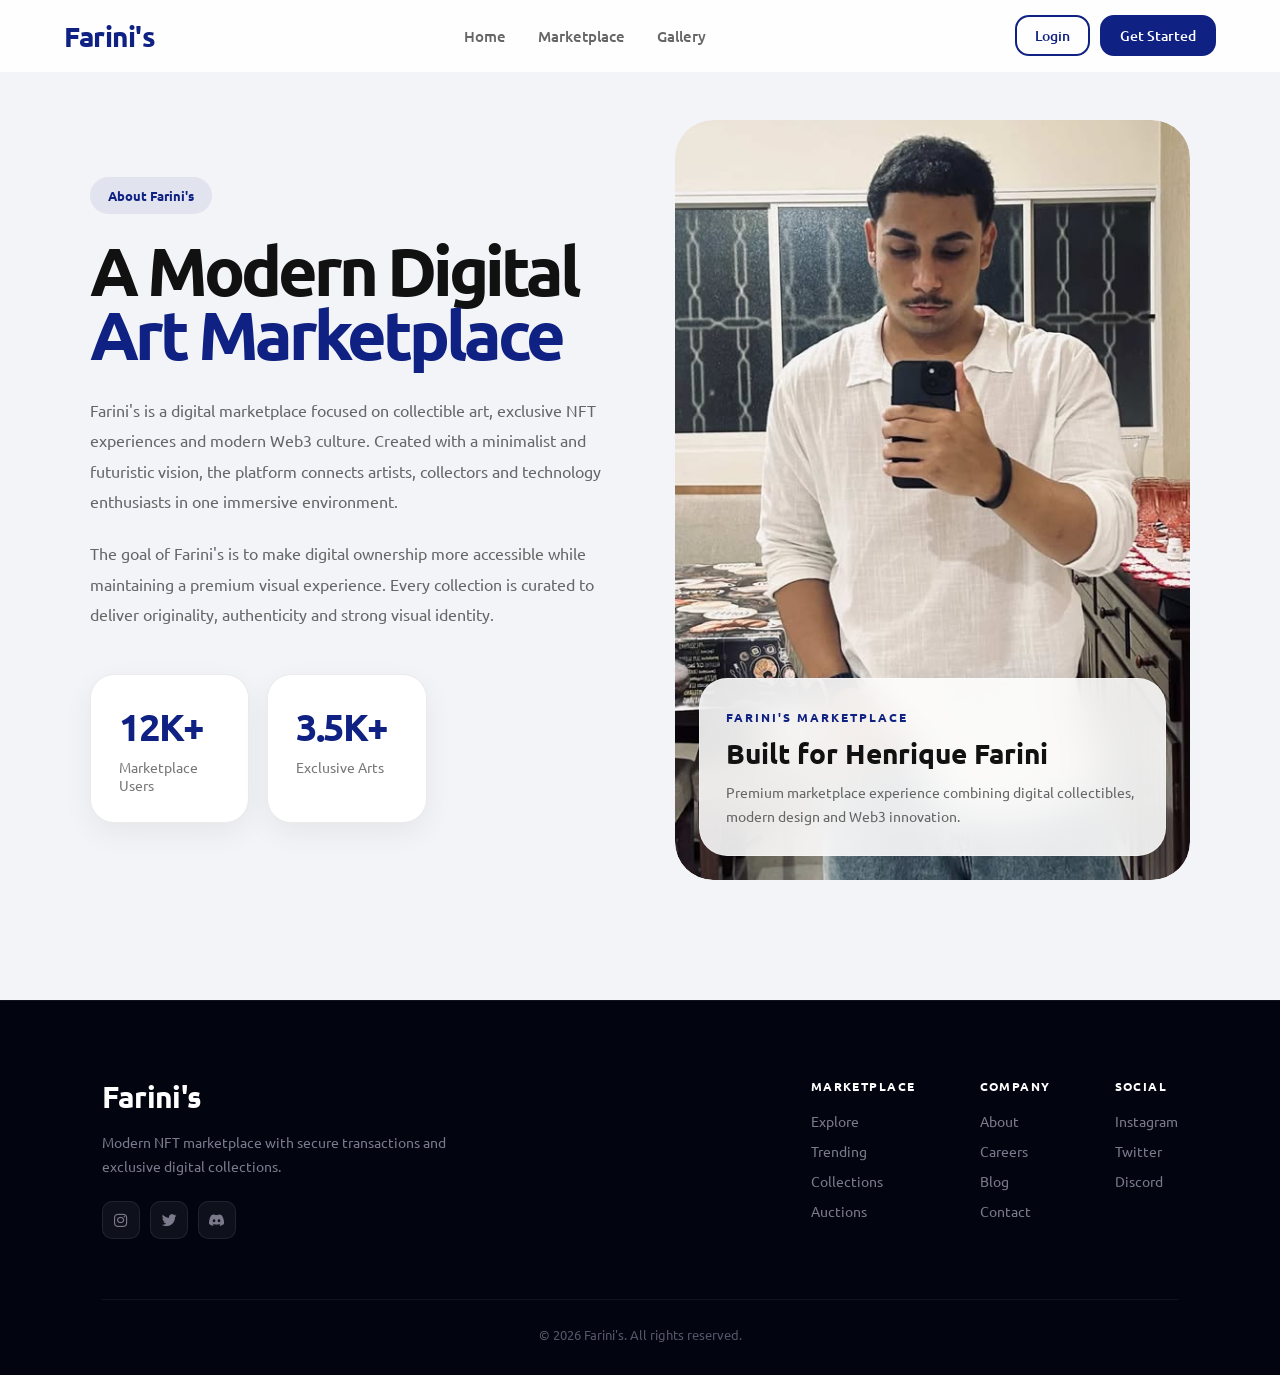
<file: About/about.html>
<!DOCTYPE html>
<html lang="en">
<head>
    <meta charset="UTF-8">
    <meta name="viewport" content="width=device-width, initial-scale=1.0">
    <title>About Farini's</title>

    <link rel="stylesheet" href="about.css">
     <link href='https://unpkg.com/boxicons@2.1.4/css/boxicons.min.css' rel='stylesheet'>
    <link rel="preconnect" href="https://fonts.googleapis.com">
    <link href="https://fonts.googleapis.com/css2?family=Ubuntu:wght@300;400;500;700&display=swap" rel="stylesheet">

</head>
<body>
        <nav class="navbar" id="navbar">
        <a href="#" class="logo">Farini's</a>
        <div class="links">
            <a href="../index.html">Home</a>
            <a href="../index.html#marketplace">Marketplace</a>
            <a href="../index.html#gallery">Gallery</a>
        </div>
        <div class="nav-buttons">
            <button class="btn-outline">Login</button>
            <button class="btn-primary">Get Started</button>
        </div>
        <button class="nav-toggle" id="navToggle" aria-label="Menu" aria-expanded="false">
            <span></span><span></span><span></span>
        </button>
    </nav>

    <div class="nav-drawer" id="navDrawer" aria-hidden="true">
        <a href="../index.html">Home</a>
        <a href="../index.html#marketplace">Marketplace</a>
        <a href="../index.html#gallery">Gallery</a>
        <div class="drawer-actions">
            <button class="btn-outline">Login</button>
            <button class="btn-primary">Get Started</button>
        </div>
    </div>


<section class="about-section">

    <div class="about-container">

        <!-- LEFT -->
        <div class="about-left reveal">

            <div class="about-badge">
                About Farini's
            </div>

            <h1>
                A Modern Digital
                <span>Art Marketplace</span>
            </h1>

            <p class="about-text">
                Farini's is a digital marketplace focused on collectible art,
                exclusive NFT experiences and modern Web3 culture.
                Created with a minimalist and futuristic vision, the platform
                connects artists, collectors and technology enthusiasts
                in one immersive environment.
            </p>

            <p class="about-text">
                The goal of Farini's is to make digital ownership more accessible
                while maintaining a premium visual experience.
                Every collection is curated to deliver originality,
                authenticity and strong visual identity.
            </p>

            <div class="about-stats">

                <div class="about-stat-card">
                    <h3>12K+</h3>
                    <p>Marketplace Users</p>
                </div>

                <div class="about-stat-card">
                    <h3>3.5K+</h3>
                    <p>Exclusive Arts</p>
                </div>


            </div>

        </div>

        <!-- RIGHT -->
        <div class="about-right reveal">

            <div class="about-image-card">

                <img src="../assets/henrique.jpg" alt="Farini's">

                <div class="about-floating-card">

                    <span>Farini's Marketplace</span>

                    <h4>Built for Henrique Farini</h4>

                    <p>
                        Premium marketplace experience combining
                        digital collectibles, modern design and Web3 innovation.
                    </p>

                </div>

            </div>

        </div>

    </div>

</section>
     <footer>
        <div class="footer-top">
            <div class="footer-brand">
                <h2>Farini's</h2>
                <p>Modern NFT marketplace with secure transactions and exclusive digital collections.</p>
                <div class="social-links">
                    <a href="#" class="social-icon" aria-label="Instagram"><i class='bx bxl-instagram'></i></a>
                    <a href="#" class="social-icon" aria-label="Twitter"><i class='bx bxl-twitter'></i></a>
                    <a href="#" class="social-icon" aria-label="Discord"><i class='bx bxl-discord-alt'></i></a>
                </div>
            </div>
            <div class="footer-links">
                <div class="footer-column">
                    <h3>Marketplace</h3>
                    <a href="#">Explore</a><a href="#">Trending</a><a href="#">Collections</a><a href="#">Auctions</a>
                </div>
                <div class="footer-column">
                    <h3>Company</h3>
                    <a href="#">About</a><a href="#">Careers</a><a href="#">Blog</a><a href="#">Contact</a>
                </div>
                <div class="footer-column">
                    <h3>Social</h3>
                    <a href="#">Instagram</a><a href="#">Twitter</a><a href="#">Discord</a>
                </div>
            </div>
        </div>
        <div class="footer-bottom">
            <p>© 2026 Farini's. All rights reserved.</p>
        </div>
    </footer>

<script src="about.js"></script>

</body>
</html>
</file>
<file: About/about.css>
@import url('https://fonts.googleapis.com/css2?family=Ubuntu:wght@300;400;500;700&display=swap');

:root{
    --blue:#0f2182;
    --blue2:#1b35c4;

    --blue-mid:#1b35c4;

    --bg:#f3f4f8;
    --white:#ffffff;

    --text:#111111;
    --text2:#666666;

    --text-muted:#666666;

    --border:rgba(0,0,0,.08);

    --radius-sm:14px;

    --shadow-sm:0 10px 30px rgba(0,0,0,.06);
    --shadow-md:0 20px 50px rgba(0,0,0,.10);
    --shadow-lg:0 30px 80px rgba(0,0,0,.12);

    --transition:.4s cubic-bezier(.22,1,.36,1);
}
*{
    margin:0;
    padding:0;
    box-sizing:border-box;
}

html{
    scroll-behavior:smooth;
}

body{
    font-family:'Ubuntu',sans-serif;
    background:var(--bg);
    color:var(--text);
    overflow-x:hidden;
}

img{
    width:100%;
    display:block;
    object-fit:cover;
}

/* =========================
   ABOUT
========================= */

.about-section{
    width:100%;
    min-height:100vh;
    padding:120px 7%;
}

.about-container{
    display:grid;
    grid-template-columns:1fr 1fr;
    gap:70px;
    align-items:center;
}

/* LEFT */

.about-badge{
    display:inline-flex;

    padding:10px 18px;

    border-radius:50px;

    background:rgba(15,33,130,.08);

    color:var(--blue);

    font-size:13px;
    font-weight:600;

    margin-bottom:24px;
}

.about-left h1{
    font-size:68px;

    line-height:.95;

    letter-spacing:-4px;

    margin-bottom:28px;
}

.about-left h1 span{
    display:block;
    color:var(--blue);
}

.about-text{
    font-size:16px;

    line-height:1.9;

    color:var(--text2);

    margin-bottom:22px;

    max-width:620px;
}

/* STATS */

.about-stats{
    display:grid;

    grid-template-columns:repeat(3,1fr);

    gap:18px;

    margin-top:45px;
}

.about-stat-card{
    padding:28px;

    border-radius:24px;

    background:var(--white);

    border:1px solid var(--border);

    box-shadow:var(--shadow-sm);

    transition:var(--transition);
}

.about-stat-card:hover{
    transform:translateY(-8px);

    box-shadow:0 20px 40px rgba(0,0,0,.08);
}

.about-stat-card h3{
    font-size:38px;

    color:var(--blue);

    margin-bottom:8px;

    letter-spacing:-2px;
}

.about-stat-card p{
    font-size:14px;
    color:#777;
}

/* RIGHT */

.about-right{
    display:flex;
    justify-content:center;
}

.about-image-card{
    position:relative;

    width:100%;
    max-width:520px;

    overflow:hidden;

    border-radius:38px;

    isolation:isolate;

    transform-style:preserve-3d;

    will-change:transform;

    backface-visibility:hidden;
}

.about-image-card img{
    width:100%;
    height:760px;

    object-fit:cover;

    border-radius:38px;

    display:block;

    backface-visibility:hidden;

    transform:translateZ(0);

    transition:transform .8s ease;
}

.about-image-card:hover img{
    transform:scale(1.05);
}

/* FLOAT CARD */

.about-floating-card{
    position:absolute;

    left:24px;
    right:24px;
    bottom:24px;

    padding:26px;

    border-radius:28px;

    background:rgba(255,255,255,.88);

    backdrop-filter:blur(20px);

    border:1px solid rgba(255,255,255,.3);

    box-shadow:0 10px 30px rgba(0,0,0,.08);
}

.about-floating-card span{
    display:inline-block;

    font-size:12px;

    font-weight:700;

    text-transform:uppercase;

    letter-spacing:2px;

    color:var(--blue);

    margin-bottom:10px;
}

.about-floating-card h4{
    font-size:28px;

    margin-bottom:10px;
}

.about-floating-card p{
    font-size:14px;

    line-height:1.7;

    color:#666;
}

/* REVEAL */

.reveal{
    opacity:0;
    transform:translateY(40px);

    transition:
        opacity .8s ease,
        transform .8s ease;
}

.reveal.active{
    opacity:1;
    transform:translateY(0);
}

/* =========================
   RESPONSIVE
========================= */

@media(max-width:1100px){

    .about-container{
        grid-template-columns:1fr;
    }

    .about-left{
        text-align:center;
    }

    .about-text{
        margin-inline:auto;
    }

    .about-left h1{
        font-size:56px;
    }

    .about-right{
        margin-top:20px;
    }
}

@media(max-width:768px){

    .about-section{
        padding:100px 24px;
    }

    .about-left h1{
        font-size:42px;
        letter-spacing:-2px;
    }

    .about-stats{
        grid-template-columns:1fr;
    }

    .about-image-card img{
        height:520px;
    }
}

@media(max-width:480px){

    .about-left h1{
        font-size:34px;
    }

    .about-floating-card{
        padding:20px;
    }

    .about-floating-card h4{
        font-size:22px;
    }

    .about-text{
        font-size:15px;
    }
}


/* ===========================
   FOOTER
   =========================== */
footer {
    background: #02040f;
    border-top: 1px solid rgba(255,255,255,0.06);
    padding: clamp(60px, 6vw, 90px) clamp(20px, 8%, 120px) 32px;
}

.footer-top {
    display: flex;
    justify-content: space-between;
    gap: clamp(40px, 6vw, 80px);
    margin-bottom: 60px;
    flex-wrap: wrap;
}

.footer-brand { max-width: 360px; }

.footer-brand h2 {
    font-size: 30px;
    font-weight: 700;
    color: var(--white);
    margin-bottom: 14px;
    letter-spacing: -0.02em;
}

.footer-brand > p {
    color: #7a7a8c;
    font-size: 14px;
    line-height: 1.75;
}

.social-links {
    display: flex;
    gap: 10px;
    margin-top: 22px;
}

.social-icon {
    width: 38px;
    height: 38px;
    border-radius: 10px;
    background: rgba(255,255,255,0.05);
    border: 1px solid rgba(255,255,255,0.08);
    display: flex;
    align-items: center;
    justify-content: center;
    color: #7a7a8c;
    font-size: 18px;
    transition: var(--transition);
}

.social-icon:hover {
    background: var(--blue);
    border-color: var(--blue);
    color: var(--white);
    transform: translateY(-3px);
}

.footer-links {
    display: flex;
    gap: clamp(30px, 5vw, 70px);
    flex-wrap: wrap;
}

.footer-column {
    display: flex;
    flex-direction: column;
    gap: 12px;
}

.footer-column h3 {
    font-size: 12px;
    font-weight: 700;
    letter-spacing: 0.12em;
    text-transform: uppercase;
    color: var(--white);
    margin-bottom: 6px;
}

.footer-column a {
    font-size: 14px;
    color: #7a7a8c;
    transition: color 0.2s;
}

.footer-column a:hover { color: var(--white); }

.footer-bottom {
    border-top: 1px solid rgba(255,255,255,0.06);
    padding-top: 26px;
    text-align: center;
    color: #555568;
    font-size: 13px;
}


/* ===========================
   NAVBAR
   =========================== */
.navbar {
    position: fixed;
    top: 0; left: 0; right: 0;
    z-index: 1000;
    padding: 0 clamp(20px, 5%, 80px);
    height: 72px;
    display: flex;
    align-items: center;
    justify-content: space-between;
    gap: 24px;
    background-color: rgba(255, 255, 255, 0.85);
    backdrop-filter: blur(12px);
    -webkit-backdrop-filter: blur(12px);
    border-bottom: 1px solid transparent;
    transition: border-color 0.3s, background 0.3s, box-shadow 0.3s;
}

.navbar.scrolled {
    background-color: rgba(255, 255, 255, 0.95);
    border-bottom-color: var(--border);
    box-shadow: var(--shadow-sm);
}

.logo {
    font-size: 28px;
    color: var(--blue);
    font-weight: 700;
    letter-spacing: -0.5px;
    flex-shrink: 0;
}

.links {
    display: flex;
    align-items: center;
    gap: 4px;
}

.links a {
    padding: 7px 14px;
    font-size: 15px;
    font-weight: 500;
    color: var(--text-muted);
    border-radius: var(--radius-sm);
    transition: var(--transition);
}

.links a:hover {
    color: var(--blue);
    background-color: rgba(15, 33, 130, 0.06);
}

.nav-buttons {
    display: flex;
    align-items: center;
    gap: 10px;
    flex-shrink: 0;
}

.nav-buttons .btn-outline,
.nav-buttons .btn-primary {
    padding: 9px 18px;
    font-size: 14px;
}

/* Hamburger */
.nav-toggle {
    display: none;
    flex-direction: column;
    gap: 5px;
    background: none;
    border: none;
    padding: 6px;
}

.nav-toggle span {
    display: block;
    width: 22px;
    height: 2px;
    background: var(--blue);
    border-radius: 2px;
    transition: var(--transition);
}

.nav-toggle.active span:nth-child(1) { transform: translateY(7px) rotate(45deg); }
.nav-toggle.active span:nth-child(2) { opacity: 0; }
.nav-toggle.active span:nth-child(3) { transform: translateY(-7px) rotate(-45deg); }

/* Drawer mobile */
.nav-drawer {
    position: fixed;

    top: 72px;
    left: 0;
    right: 0;

    z-index: 999;

    background: rgba(255, 255, 255, 0.98);

    backdrop-filter: blur(16px);
    -webkit-backdrop-filter: blur(16px);

    border-bottom: 1px solid var(--border);

    padding: 20px clamp(20px, 5%, 80px) 28px;

    box-shadow: var(--shadow-md);

    transform: translateY(-12px);

    opacity: 0;

    visibility: hidden;

    pointer-events: none;

    transition:
        opacity .3s ease,
        transform .3s ease,
        visibility 0s linear .3s;

    display: none;
}

/* aberto */
.nav-drawer.open {

    opacity: 1;

    visibility: visible;

    pointer-events: auto;

    transform: translateY(0);

    transition:
        opacity .3s ease,
        transform .3s ease,
        visibility 0s linear 0s;
}

.nav-drawer a {
    display: block;
    padding: 13px 0;
    font-size: 16px;
    font-weight: 500;
    color: var(--text-muted);
    border-bottom: 1px solid var(--border);
    transition: color 0.2s;
}

.nav-drawer a:hover { color: var(--blue); }

.drawer-actions {
    display: flex;
    gap: 12px;
    margin-top: 22px;
}

.drawer-actions button { flex: 1; justify-content: center; }

button { cursor: pointer; font-family: 'Ubuntu', sans-serif; }

/* ===========================
   BOTÕES
   =========================== */
.btn-primary {
    display: inline-flex;
    align-items: center;
    gap: 8px;
    padding: 12px 24px;
    background-color: var(--blue);
    color: var(--white);
    border: 2px solid var(--blue);
    border-radius: var(--radius-sm);
    font-size: 15px;
    font-weight: 500;
    transition: var(--transition);
}

.btn-primary:hover {
    background-color: var(--blue-mid);
    border-color: var(--blue-mid);
    transform: translateY(-2px);
    box-shadow: 0 8px 24px rgba(15, 33, 130, 0.25);
}

.btn-outline {
    display: inline-flex;
    align-items: center;
    gap: 8px;
    padding: 12px 24px;
    background-color: transparent;
    color: var(--blue);
    border: 2px solid var(--blue);
    border-radius: var(--radius-sm);
    font-size: 15px;
    font-weight: 500;
    transition: var(--transition);
}

.btn-outline:hover {
    background-color: var(--blue);
    color: var(--white);
    transform: translateY(-2px);
    box-shadow: 0 8px 24px rgba(15, 33, 130, 0.2);
}

a { text-decoration: none; color: inherit; }

/* =========================
   NAV RESPONSIVE
========================= */
@media (max-width: 920px){

    .navbar{
        height: 72px;
        padding: 0 24px;
    }

    .links,
    .nav-buttons{
        display: none;
    }

    .nav-toggle{
        display: flex;
    }

    .nav-drawer{
        display: block;
    }

    .logo{
        font-size: 24px;
    }
}
/* MOBILE PEQUENO */

@media (max-width: 480px){

    .navbar{
        padding: 0 18px;
    }

    .logo{
        font-size: 22px;
    }

    .nav-drawer{
        padding: 18px 18px 24px;
    }

    .drawer-actions{
        flex-direction: column;
    }

    .drawer-actions button{
        width: 100%;
    }

}
a,
button,
.btn-outline,
.btn-primary,
.nav-toggle {
    -webkit-tap-highlight-color: transparent;
    tap-highlight-color: transparent;

    outline: none !important;
    box-shadow: none !important;
}

/* remove azul ao clicar/focar */
a:focus,
a:active,
button:focus,
button:active,
.btn-outline:focus,
.btn-outline:active,
.btn-primary:focus,
.btn-primary:active {
    outline: none !important;
    box-shadow: none !important;
}

/* iOS */
* {
    -webkit-touch-callout: none;
}
</file>
